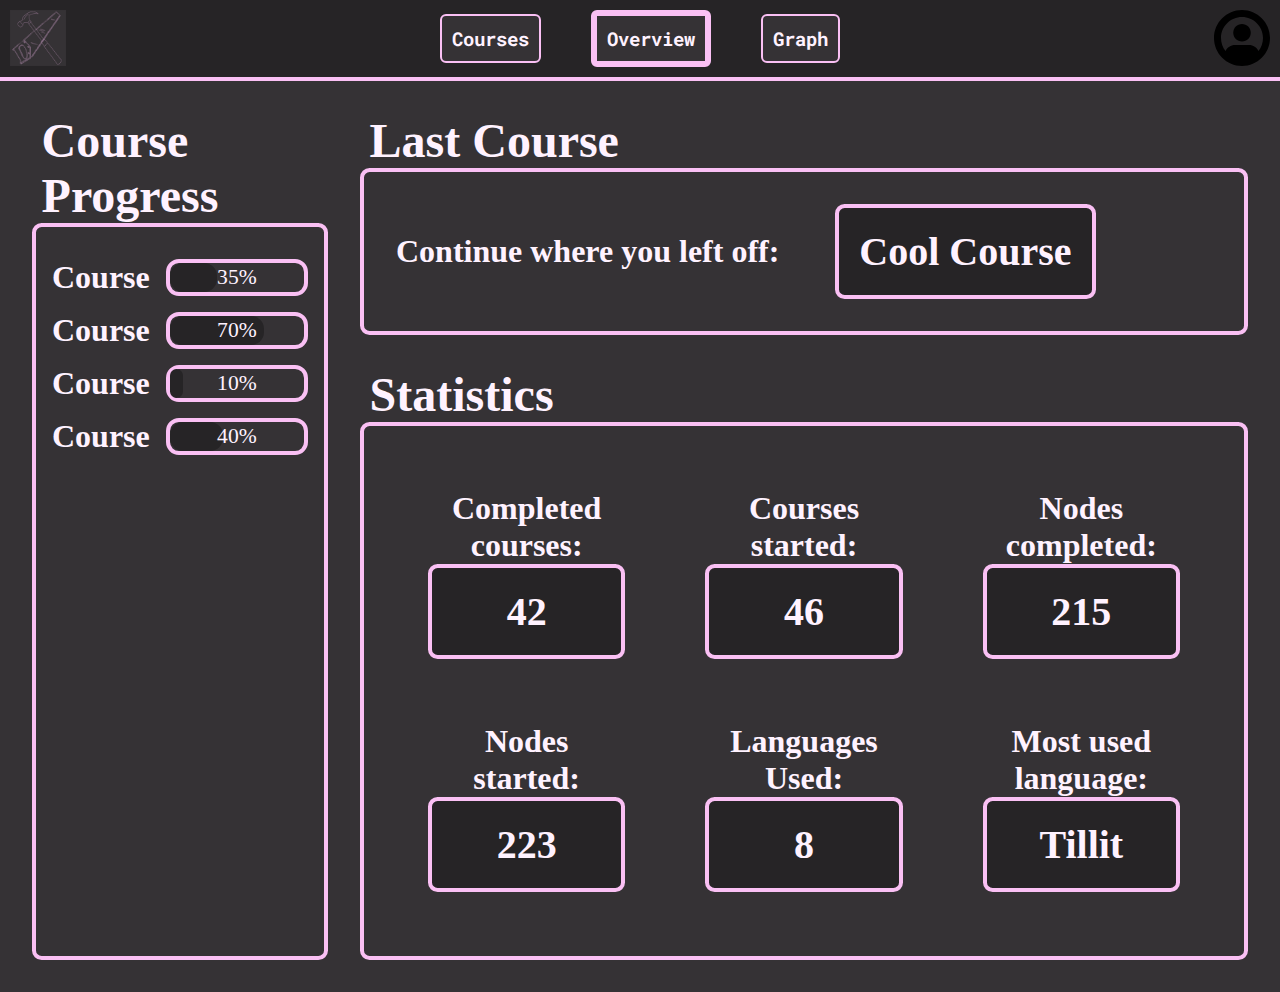
<file: index.html>
<!DOCTYPE html>
<html lang="en">
	<head>
		<meta charset="UTF-8">
		<meta name="viewport" content="width=device-width, initial-scale=1.0">
		<title>Code Crafters</title>
		<link rel="stylesheet" href="css/style.css">
		<link rel="preconnect" href="https://fonts.googleapis.com">
		<link rel="preconnect" href="https://fonts.gstatic.com" crossorigin>
		<link href="https://fonts.googleapis.com/css2?family=Roboto+Mono:ital,wght@0,100..700;1,100..700&display=swap" rel="stylesheet">
	</head>
	<body>
		<div id="wrapper">
			<header>
				<div id="tlBrandIcon" class="icon">
					<img src="./img/CodeCraftersLogo.png" alt="Brand Icon">
				</div>
				<nav class="font-header-roboto-mono">
					<a href="./courses.html">
						<section><h1>Courses</h1></section>
					</a>
					<a href="./index.html">
						<section id="selectedNavItem"><h1>Overview</h1></section>
					</a>
					<a href="./graph.html">
						<section><h1>Graph</h1></section>
					</a>
				</nav>
				<div id="trProfilePic" class="icon">
					<img src="./img/ProfilePicture.svg" alt="Profile Picture">
				</div>
			</header>
			<main id="overviewMain">
				<aside id="progressAside">
					<h1>Course Progress</h1>
					<section>
						<div>
							<h2>Course</h2>
							<div class="progressBar"><p>35%</p><div class="per35"></div></div>
						</div>
						<div>
							<h2>Course</h2>
							<div class="progressBar"><p>70%</p><div class="per70"></div></div>
						</div>
						<div>
							<h2>Course</h2>
							<div class="progressBar"><p>10%</p><div class="per10"></div></div>
						</div>
						<div>
							<h2>Course</h2>
							<div class="progressBar"><p>40%</p><div class="per40"></div></div>
						</div>
					</section>
				</aside>
				<section id="prevCourseSection">
					<h1>Last Course</h1>
					<div>
						<h2>Continue where you left off:</h2>
						<div><h2>Cool Course</h2></div>
					</div>
				</section>
				<section id="statisticsSection">
					<h1>Statistics</h1>
					<article>
						<div>
							<h2>Completed courses:</h2>
							<div><h2>42</h2></div>
						</div>
						<div>
							<h2>Courses started:</h2>
							<div><h2>46</h2></div>
						</div>
						<div>
							<h2>Nodes completed:</h2>
							<div><h2>215</h2></div>
						</div>
						<div>
							<h2>Nodes started:</h2>
							<div><h2>223</h2></div>
						</div>
						<div>
							<h2>Languages Used:</h2>
							<div><h2>8</h2></div>
						</div>
						<div>
							<h2>Most used language:</h2>
							<div><h2>Tillit</h2></div>
						</div>
					</article>
				</section>
			</main>
		</div>
	</body>
</html>
</file>
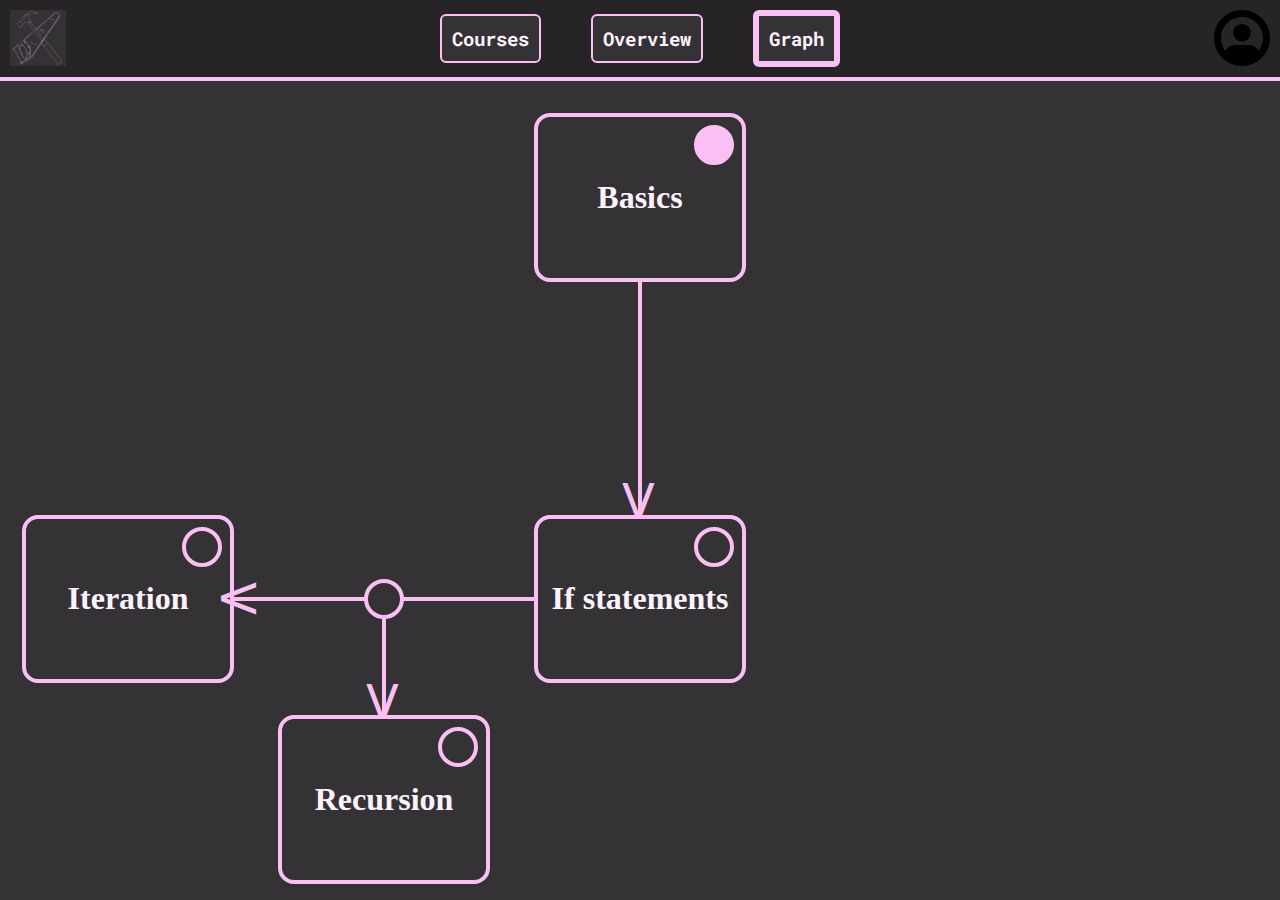
<file: graph.html>
<!DOCTYPE html>
<html lang="en">
	<head>
		<meta charset="UTF-8">
		<meta name="viewport" content="width=device-width, initial-scale=1.0">
		<title>Code Crafters</title>
		<link rel="stylesheet" href="css/style.css">
		<link rel="preconnect" href="https://fonts.googleapis.com">
		<link rel="preconnect" href="https://fonts.gstatic.com" crossorigin>
		<link href="https://fonts.googleapis.com/css2?family=Roboto+Mono:ital,wght@0,100..700;1,100..700&display=swap" rel="stylesheet">
	</head>
	<body>
		<div id="wrapper">
			<header>
				<div id="tlBrandIcon" class="icon">
					<img src="./img/CodeCraftersLogo.png" alt="Brand Icon">
				</div>
				<nav class="font-header-roboto-mono">
					<a href="./courses.html">
						<section><h1>Courses</h1></section>
					</a>
					<a href="./index.html">
						<section><h1>Overview</h1></section>
					</a>
					<a href="./graph.html">
						<section id="selectedNavItem"><h1>Graph</h1></section>
					</a>
				</nav>
				<div id="trProfilePic" class="icon">
					<img src="./img/ProfilePicture.svg" alt="Profile Picture">
				</div>
			</header>
			<main id="graphContainer">
				<article id="graph3-1" class="node completed">
					<div class="main">
						<div class="completionIndicator"></div>
						<h1>Basics</h1>
					</div>
					<div class="below"></div>
				</article>
				<div id="graph3-2" class="vertical"></div>
				<article id="graph3-3" class="node">
					<div class="above"><div class="dArrow"></div></div>
					<div class="left"></div>
					<div class="main">
						<div class="completionIndicator"></div>
						<h1>If statements</h1>
					</div>
				</article>
				<div id="graph2-3" class="node">
					<div class="main"></div>
					<div class="right"></div>
					<div class="down"></div>
					<div class="left"></div>
				</div>
				<article id="graph1-3" class="node fRight">
					<div class="right"><div class="lArrow"></div></div>
					<div class="main">
						<div class="completionIndicator"></div>
						<h1>Iteration</h1>
					</div>
				</article>
				<article id="graph2-4" class="node fAbove">
					<div class="above"><div class="dArrow"></div></div>
					<div class="main">
						<div class="completionIndicator"></div>
						<h1>Recursion</h1>
					</div>
				</article>
			</main>
		</div>
	</body>
</html>
</file>
<file: css/style.css>
:root {
  --brand-pink: #fac0f4;
  --primary-dark: #262426;
  --secondary-dark: #353235;
  --primary-light: #fff2ff;
  --secondary-light: #d6cbd6;

  --border-size: 4px;
}

* {
  margin: 0;
  padding: 0;
  color: var(--primary-light);
  text-decoration: none;
  border-color: var(--brand-pink);
  border-width: var(--border-size);
}

body {
  background-color: var(--secondary-dark);
}

.font-header-roboto-mono {

  h1,
  h2,
  h3,
  h4,
  h5,
  h6 {
    font-family: "Roboto Mono", monospace;
    font-weight: 700;
  }
}

div#wrapper {
  display: grid;
  height: 100vh;

  grid-template-rows: auto 1fr;

  >header {

    display: flex;
    justify-content: space-between;

    background-color: var(--primary-dark);

    border-bottom-width: var(--border-size);
    border-bottom-style: solid;


    >div,
    nav {
      padding: 10px;
    }

    div.icon {

      img {
        display: block;
        height: 3.5em;
      }
    }

    div#trProfilePic {
      height: 100%;
    }

    >nav {
      --item-side-margin: 25px;

      display: flex;
      align-items: center;

      >a {
        display: block;

        margin-left: var(--item-side-margin);
        margin-right: var(--item-side-margin);

        >section {
          background-color: var(--secondary-dark);
          border-radius: calc(1.5 * var(--border-size));

          border-width: calc(0.5 * var(--border-size));
          border-style: solid;

          h1 {
            font-size: 1.2em;
            margin: calc(2.5 * var(--border-size));
          }
        }

        >section#selectedNavItem {
          border-width: calc(1.5 * var(--border-size));
        }
      }
    }
  }

  >main {
    background-color: var(--secondary-dark);
  }

  >main#overviewMain {
    display: grid;

    * {
      border-radius: 0.6em;
    }

    h1 {
      margin-left: 0.2em;
      font-size: 3em;
    }

    h2 {
      font-size: 2em;
    }

    padding: 2em;

    gap: 2em;

    grid-template-columns: 1fr 3fr;
    grid-template-rows: auto 1fr;

    grid-template-areas: "prAs pcSe"
    "prAs stSe";

    >aside#progressAside {
      grid-area: prAs;

      display: grid;

      grid-template-rows: auto 1fr;

      >section {
        border-style: solid;
        padding: 1em;

        >div {
          margin-top: 1em;

          display: grid;

          grid-template-columns: auto 1fr;

          gap: 1em;

          >div.progressBar {
            border-style: solid;
            position: relative;

            display: flex;
            justify-content: center;
            align-items: center;

            line-height: 90%;
            font-size: 1.35em;

            >p {
              z-index: 1;
            }

            >div {
              height: 100%;
              background-color: var(--primary-dark);
              z-index: 0;
              position: absolute;
              left: 0;
            }

            >div.per10 {
              width: 10%;
            }

            >div.per35 {
              width: 35%;
            }

            >div.per40 {
              width: 40%;
            }

            >div.per70 {
              width: 70%;
            }
          }
        }
      }
    }

    >section#prevCourseSection {

      grid-area: pcSe;


      >div {
        display: flex;

        border-style: solid;

        padding: 2em;

        align-items: center;

        >div {
          margin-left: 3.5em;
          background-color: var(--primary-dark);
          border-style: solid;

          >h2 {
            font-size: 2.5em;
            padding: 0.5em;
          }
        }
      }
    }

    >section#statisticsSection {
      grid-area: stSe;

      display: grid;
      grid-template-rows: auto 1fr;

      >article {
        border-style: solid;

        display: grid;

        grid-template-rows: 1fr 1fr;
        grid-template-columns: 1fr 1fr 1fr;

        column-gap: 1em;

        padding: 2em;

        >div {
          margin: 1em;
          padding: 1em;
          display: grid;

          align-items: center;
          text-align: center;

          >div {
            background-color: var(--primary-dark);
            border-style: solid;

            >h2 {
              font-size: 2.5em;
              padding: 0.5em;
            }
          }
        }
      }
    }
  }

  >main#graphContainer {
    margin-top: 1em;
    height: calc(100% - 1em);
    display: grid;
    grid-template-columns: repeat(5, 1fr);
    grid-template-rows: repeat(4, 1fr);

    #graph3-1 {
      grid-area: 1 / 3;
    }

    #graph3-2 {
      grid-area: 2 / 3;
    }

    #graph3-3 {
      grid-area: 3 / 3;
    }

    #graph2-3 {
      grid-area: 3 / 2;
    }

    #graph1-3 {
      grid-area: 3 / 1;
    }

    #graph2-4 {
      grid-area: 4 / 2;
    }

    --line-width: var(--border-size);
    --half-line: calc(var(--line-width) / 2);
    --center-margin: calc(50% - var(--half-line));

    --down-arrow: "ᐯ";

    >article.node {
      display: grid;
      grid-template-columns: 1fr 8fr 1fr;
      grid-template-rows: 1fr 8fr 1fr;

      grid-template-areas:
        ". t ."
        "l center r"
        ". b .";

      justify-items: center;
      align-items: center;

      >div.main {
        grid-area: center;
        border-style: solid;
        border-radius: 1em;
        position: relative;
        height: 100%;
        width: 100%;

        display: flex;
        justify-content: center;
        align-items: center;

        >div.completionIndicator {

          position: absolute;
          top: 0.5em;
          right: 0.5em;

          border-style: solid;
          border-radius: 100%;
          height: 2em;
          aspect-ratio: 1/1;
        }

      }

      >div.below,
      >div.above,
      >div.left,
      >div.right {
        background-color: var(--brand-pink);
        position: relative;
      }

      >div.below,
      >div.above {
        height: 100%;
        width: var(--line-width);
      }

      >div.left,
      >div.right {
        width: 100%;
        height: var(--line-width);
      }

      >div.left {
        grid-area: l;
      }

      >div.right {
        grid-area: r;

        >div.lArrow::before {
          content: var(--down-arrow);
          rotate: 90deg;
          line-height: 70%;
          top: -368%;
          font-size: 300%;
          color: var(--brand-pink);
          position: absolute;
          right: 9%;
        }
      }

      >div.above {
        grid-area: t;

        >div.dArrow::before {
          content: var(--down-arrow);
          left: -395%;
          line-height: 70%;
          font-size: 300%;
          color: var(--brand-pink);
          position: absolute;
          bottom: 0;
        }
      }

      >div.below {
        grid-area: b;
      }
    }

    >article.completed {
      >div.main {
        >div.completionIndicator {
          background-color: var(--brand-pink);
        }
      }
    }

    >div.node {
      --ball-size: 2em;

      display: grid;
      grid-template-columns: 1fr var(--ball-size) 1fr;
      grid-template-rows: 1fr var(--ball-size) 1fr;

      grid-template-areas:
        ". t ."
        "l center r"
        ". b .";

      justify-items: center;
      align-items: center;

      >div.main {
        grid-area: center;

        border-style: solid;
        border-radius: 100%;
        height: var(--ball-size);
        aspect-ratio: 1/1;
      }

      >div.right {
        grid-area: r;
        background-color: var(--brand-pink);
        width: 100%;
        height: var(--line-width);
      }

      >div.down {
        grid-area: b;
        background-color: var(--brand-pink);
        height: 100%;
        width: var(--line-width);
      }

      >div.left {
        grid-area: l;
        background-color: var(--brand-pink);
        width: 100%;
        height: var(--line-width);
      }
    }

    >div.vertical {

      margin-left: var(--center-margin);
      width: var(--line-width);
      background-color: var(--brand-pink);
    }
  }

  >main#courseCardContainer {
    display: flex;
    flex-wrap: wrap;
    justify-content: center;

    >article {
      margin: 1em;
      border-style: solid;
      border-radius: calc(4 * var(--border-size));
      width: 50ch;
      aspect-ratio: 3/4;

      display: flex;
      flex-direction: column;
      align-items: center;

      >p {
        font-family: sans-serif;

        padding: 0.5em;
        font-size: 1.1em;
      }

      >img {
        width: 90%;
        aspect-ratio: 1;
      }
    }
  }
}
</file>
